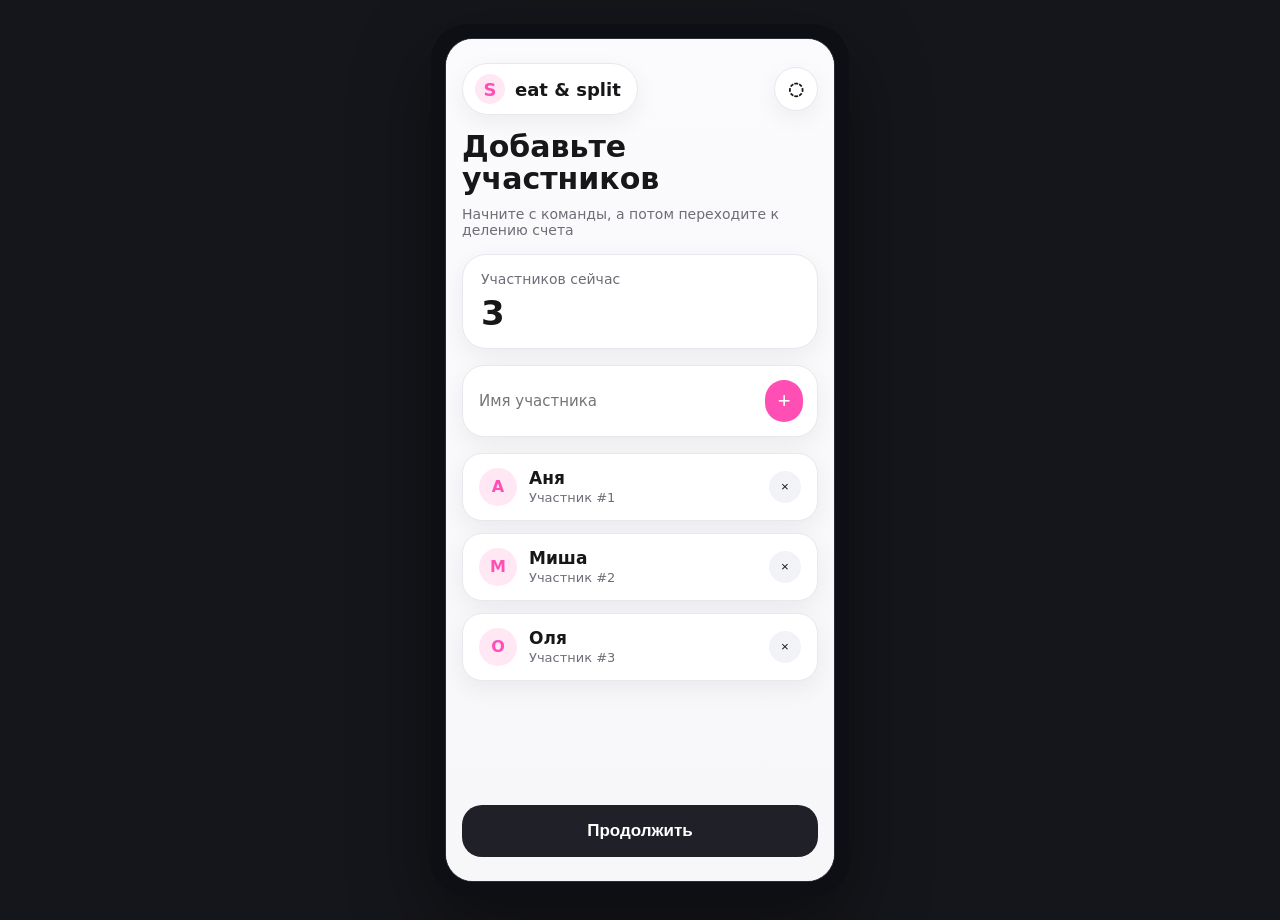
<file: SplitShot.html>
<!doctype html>
<html lang="ru">
<head>
<meta charset="utf-8">
<meta name="viewport" content="width=device-width, initial-scale=1">
<title>SplitShot Prototype Fixed</title>
<style>
:root{
  --bg:#f7f7fa; --surface:#ffffff; --surface2:#fbfbfd; --border:#e7e7ef;
  --text:#17171a; --muted:#6d6e76; --accent:#ff4fb4; --accentSoft:#ffe7f4;
  --soft:#f2f3f7; --dark:#202028; --success:#17b26a; --warning:#f79009;
  --shadow:0 8px 24px rgba(23,23,26,.06);
}
body.dark{
  --bg:#121319; --surface:#1a1c25; --surface2:#161821; --border:#2a2d38;
  --text:#f5f7fb; --muted:#aab0bd; --accent:#ff69bf; --accentSoft:#3b2433;
  --soft:#252935; --dark:#f5f7fb; --shadow:0 12px 26px rgba(0,0,0,.26);
}
*{box-sizing:border-box}
body{
  margin:0; font-family:Inter,system-ui,-apple-system,Segoe UI,Roboto,Arial,sans-serif;
  background:#15161b; color:#eef0f4; min-height:100vh; display:grid; place-items:center; padding:24px;
}
.layout{display:flex; gap:28px; align-items:flex-start; justify-content:center; width:100%; max-width:1280px}
.phone-shell{background:#0d0f14; padding:14px; border-radius:36px; box-shadow:0 28px 80px rgba(0,0,0,.42)}
.phone{width:390px; height:844px; position:relative; overflow:hidden; border-radius:28px; background:linear-gradient(180deg,#fbfbfd 0%,#f4f5f9 100%); border:1px solid #2a2d37}
body.dark .phone{background:linear-gradient(180deg,#151821 0%,#10131a 100%)}
.screen{
  position:absolute; inset:0; padding:24px 16px; display:none; flex-direction:column; gap:16px;
  background:linear-gradient(180deg,var(--surface2) 0%,var(--bg) 100%);
}
.screen.active{display:flex}
.header{display:flex; justify-content:space-between; align-items:center}
.head-row{display:flex; align-items:center; gap:12px}
.head-row h2{margin:0; font-size:26px; color:var(--text)}
.brand{
  display:flex; align-items:center; gap:10px; padding:10px 16px 10px 12px; border-radius:999px;
  background:var(--surface); border:1px solid var(--border); box-shadow:var(--shadow);
  color:var(--text); font-size:18px; font-weight:700; cursor:pointer;
}
.brand-logo{width:30px; height:30px; border-radius:50%; display:grid; place-items:center; background:var(--accentSoft); color:var(--accent); font-weight:800}
.icon-btn,.back-btn,.plus-btn,.mini-btn,.toggle,.mini-save{
  border:none; cursor:pointer; transition:transform .16s ease;
}
.icon-btn:hover,.back-btn:hover,.plus-btn:hover,.mini-btn:hover,.mini-save:hover,.brand:hover,.row:hover,.card:hover,.pill:hover,.primary-btn:hover{transform:translateY(-1px)}
.icon-btn,.back-btn{
  width:44px; height:44px; border-radius:999px; background:var(--surface); border:1px solid var(--border);
  box-shadow:var(--shadow); display:grid; place-items:center; color:var(--text); font-size:18px; font-weight:700;
}
.title{font-size:30px; line-height:1.08; font-weight:800; color:var(--text)}
.subtitle{margin-top:-6px; font-size:14px; color:var(--muted)}
.summary,.card,.row,.participant,.profile-box,.input-wrap,.editor-row,.list-box{
  background:var(--surface); border:1px solid var(--border); box-shadow:var(--shadow);
}
.summary{border-radius:24px; padding:16px 18px}
.summary .label{font-size:14px; color:var(--muted)}
.summary .value{margin-top:8px; font-size:34px; font-weight:800; line-height:1.08; color:var(--text)}
.row,.participant{border-radius:20px; padding:14px 16px; display:flex; align-items:center; justify-content:space-between; gap:12px}
.row{padding:18px; cursor:pointer}
.row.selected,.card.selected{border-color:var(--accent); background:rgba(255,79,180,.06)}
.row-title{font-size:18px; font-weight:800; color:var(--text)}
.row-sub{margin-top:4px; font-size:14px; color:var(--muted)}
.tail{color:var(--text); font-weight:800; white-space:nowrap}
.card{border-radius:30px; padding:24px; display:flex; flex-direction:column; gap:22px; cursor:pointer}
.top-row{display:flex; justify-content:space-between; align-items:center}
.soft-icon{width:42px; height:42px; border-radius:50%; background:var(--soft); display:grid; place-items:center; color:var(--text); font-weight:700}
.amount-chip{padding:8px 14px; border-radius:999px; background:var(--dark); color:var(--surface); font-weight:700; font-size:16px}
body.dark .amount-chip,body.dark .primary-btn{color:#17171a}
.badge{padding:6px 10px; border-radius:999px; background:var(--accentSoft); color:var(--accent); font-size:12px; font-weight:800}
.card-title{font-size:21px; line-height:1.15; font-weight:800; color:var(--text)}
.card-sub{margin-top:6px; font-size:14px; color:var(--muted)}
.primary-btn{margin-top:auto; border:none; border-radius:20px; padding:16px 18px; background:var(--dark); color:var(--surface); font-size:17px; font-weight:700; cursor:pointer}
.primary-btn:disabled{opacity:.45; cursor:not-allowed}
.participants-list,.assign-list,.items-list{display:flex; flex-direction:column; gap:12px}
.participant-left{display:flex; align-items:center; gap:12px}
.avatar{width:38px; height:38px; border-radius:50%; display:grid; place-items:center; background:var(--accentSoft); color:var(--accent); font-weight:800}
.participant-name{font-size:17px; font-weight:800; color:var(--text)}
.participant-meta{font-size:13px; color:var(--muted); margin-top:2px}
.mini-btn{width:32px; height:32px; border-radius:999px; background:var(--soft); color:var(--text); display:grid; place-items:center}
.input-wrap,.editor-row{border-radius:22px; padding:14px; display:flex; gap:10px; align-items:center}
.text-input,.number-input,.select-input{
  width:100%; border:none; outline:none; background:transparent; color:var(--text); font-size:15px; font-family:inherit;
}
.number-input{text-align:right; max-width:120px}
.plus-btn{width:42px; height:42px; border-radius:999px; background:var(--accent); color:#fff; display:grid; place-items:center; font-size:22px}
.mini-save{padding:10px 12px; border-radius:14px; background:var(--accent); color:#fff; font-weight:700}
.summary-edit{display:flex; gap:10px; align-items:center; margin-top:12px}
.summary-edit .number-input{
  max-width:120px; background:var(--soft); padding:10px 12px; border-radius:12px; border:1px solid var(--border);
}
.two-inputs{display:grid; grid-template-columns:1fr 110px 42px; gap:10px}
.pill-row,.fortune-pill-row{display:flex; gap:10px; flex-wrap:wrap}
.pill,.fortune-pill{padding:11px 15px; border-radius:999px; border:1px solid var(--border); background:var(--surface); color:var(--text); font-weight:700; cursor:pointer}
.pill.active{background:var(--dark); border-color:var(--dark); color:var(--surface)}
body.dark .pill.active{color:#17171a}
.list-box{border-radius:22px; padding:14px}
.list-title{font-size:13px; color:var(--muted); margin-bottom:10px; text-transform:uppercase; letter-spacing:.04em; font-weight:700}
.history-item{padding:12px 0; border-bottom:1px solid var(--border)}
.history-item:last-child{border-bottom:none}
.history-top{display:flex; justify-content:space-between; gap:12px; color:var(--text); font-weight:800; font-size:15px}
.history-sub{margin-top:4px; color:var(--muted); font-size:13px}
.profile-box{border-radius:24px; padding:18px; display:flex; align-items:center; gap:14px}
.toggle{width:56px; height:32px; border-radius:999px; background:var(--soft); position:relative; border:1px solid var(--border)}
.toggle:after{content:""; position:absolute; top:3px; left:3px; width:24px; height:24px; border-radius:50%; background:var(--surface); box-shadow:0 3px 8px rgba(0,0,0,.12); transition:left .2s ease}
.toggle.on{background:var(--accent); border-color:var(--accent)}
.toggle.on:after{left:27px}
.hint{margin-top:-4px; font-size:12px; color:var(--muted)}
.accent{color:var(--accent); font-weight:800}
.accent-btn{margin-top:0; background:var(--accent); color:#fff}
.fortune-entry{border-color:var(--accent); background:rgba(255,79,180,.06)}
.wheel-wrap{display:flex; justify-content:center; align-items:center; min-height:330px; position:relative}
.wheel-pointer{
  position:absolute; top:6px; left:50%; transform:translateX(-50%);
  width:0; height:0; border-left:14px solid transparent; border-right:14px solid transparent;
  border-top:26px solid var(--dark); border-bottom:0; z-index:3;
}
.wheel{
  width:290px; height:290px; border-radius:50%; position:relative;
  border:10px solid var(--surface); box-shadow:var(--shadow);
  transition:transform 4s cubic-bezier(.12,.8,.16,1);
  background:conic-gradient(
    #ff9dcf 0deg 72deg,
    #7e7bff 72deg 144deg,
    #6cd8bb 144deg 216deg,
    #ffd970 216deg 288deg,
    #b791ff 288deg 360deg
  );
}
.wheel.dynamic{
  background:var(--wheel-gradient, conic-gradient(#ff9dcf 0deg 360deg));
}
.wheel-center{
  position:absolute; inset:50%; transform:translate(-50%,-50%);
  width:72px; height:72px; border-radius:50%; background:var(--dark); color:var(--surface);
  display:grid; place-items:center; font-weight:800; z-index:2;
}
body.dark .wheel-center{color:#17171a}
.wheel-labels{position:absolute; inset:0}
.wheel-label{
  position:absolute;
  min-width:72px;
  max-width:96px;
  text-align:center;
  font-size:14px;
  font-weight:800;
  color:#17171a;
  line-height:1.1;
  pointer-events:none;
  transform:translate(-50%,-50%);
  white-space:nowrap;
  overflow:hidden;
  text-overflow:ellipsis;
}
body.dark .wheel-label{color:#17171a}

</style>
</head>
<body>
<div class="layout">
  <div class="phone-shell">
    <div class="phone">
      <section class="screen active" id="participants">
        <div class="header">
          <div class="brand" data-go="participants"><div class="brand-logo">S</div><span>eat & split</span></div>
          <button class="icon-btn" data-go="profile">◌</button>
        </div>
        <div class="title" data-i18n="participantsTitle">Добавьте<br>участников</div>
        <div class="subtitle" data-i18n="participantsSubtitle">Начните с команды, а потом переходите к делению счета</div>
        <div class="summary">
          <div class="label" data-i18n="participantsNow">Участников сейчас</div>
          <div class="value" id="participantsCountValue">3</div>
        </div>
        <div class="input-wrap">
          <input id="participantNameInput" class="text-input" data-placeholder="participantPlaceholder" placeholder="Имя участника">
          <button class="plus-btn" id="addParticipantBtn">+</button>
        </div>
        <div class="participants-list" id="participantsList"></div>
        <button class="primary-btn" id="goToHomeBtn" data-i18n="continue">Продолжить</button>
      </section>

      <section class="screen" id="home">
        <div class="header">
          <div class="brand" data-go="participants"><div class="brand-logo">S</div><span>eat & split</span></div>
          <button class="icon-btn" data-go="profile">◌</button>
        </div>
        <div class="title" data-i18n="homeTitle">Как хотите<br>разделить счет?</div>
        <div class="subtitle" data-i18n="homeSubtitle">Сначала выберите режим, затем подтвердите расчет</div>
        <div class="summary">
          <div class="label" data-i18n="billTotal">Итого по счету</div>
          <div class="value" id="homeTotalValue">2 980 ₽</div>
          <div class="summary-edit">
            <input id="totalAmountInput" class="number-input" type="number" min="0" step="1" value="2980" aria-label="Total amount">
            <button class="mini-save" id="saveTotalBtn" data-i18n="apply">Применить</button>
          </div>
        </div>
        <div class="card selected" data-go="splitSetup">
          <div class="top-row"><div class="soft-icon">◌◌</div><div class="badge" data-i18n="mainFlow">main flow</div></div>
          <div><div class="card-title" data-i18n="splitBill">Разделить счет</div><div class="card-sub" data-i18n="splitBillSub">Поровну, по людям или по позициям</div></div>
        </div>
        <div class="card" data-go="fullPayment">
          <div class="top-row"><div class="soft-icon">◌</div><div class="amount-chip" id="homeAmountChip">2 980 ₽</div></div>
          <div><div class="card-title" data-i18n="payFull">Оплатить счет целиком</div><div class="card-sub" data-i18n="payFullSub">Один участник берет на себя весь счет</div></div>
        </div>
        <button class="primary-btn" data-go="splitSetup" data-i18n="continue">Продолжить</button>
      </section>

      <section class="screen" id="fullPayment">
        <div class="head-row"><button class="back-btn" data-go="home">←</button><h2 data-i18n="fullPaymentTitle">Оплата целиком</h2></div>
        <div class="summary"><div class="label" data-i18n="toPay">К оплате</div><div class="value" id="fullPaymentValue">2 980 ₽</div></div>
        <div class="row"><div><div class="row-title" data-i18n="payer">Плательщик</div><div class="row-sub" data-i18n="payerSub">Один участник оплачивает всю сумму</div></div><div class="tail" data-i18n="onePerson">1 чел.</div></div>
        <div class="row"><div><div class="row-title" data-i18n="participantsInGroup">Участников в компании</div><div class="row-sub" data-i18n="participantsInGroupSub">Для истории и дальнейших сценариев</div></div><div class="tail" id="fullParticipantsTail">3</div></div>
        <button class="primary-btn" id="confirmFullPaymentBtn" data-i18n="confirm">Подтвердить</button>
      </section>

      <section class="screen" id="splitSetup">
        <div class="head-row"><button class="back-btn" data-go="home">←</button><h2 data-i18n="splitModeTitle">Режим деления</h2></div>
        <div class="subtitle" style="margin-top:0" data-i18n="splitModeSubtitle">Выберите подходящий способ распределения суммы</div>
        <div class="row" data-go="equalSplit"><div><div class="row-title" data-i18n="equalSplit">Поровну</div><div class="row-sub" data-i18n="equalSplitSub">Сумма делится на всех участников одинаково</div></div><div class="tail">→</div></div>
        <div class="row" data-go="splitByPeople"><div><div class="row-title" data-i18n="byPeople">По людям</div><div class="row-sub" data-i18n="byPeopleSub">Введите отдельную сумму для каждого участника</div></div><div class="tail">→</div></div>
        <div class="row" data-go="splitByItems"><div><div class="row-title" data-i18n="byItems">По позициям</div><div class="row-sub" data-i18n="byItemsSub">Выберите участника и добавляйте его блюда/позиции</div></div><div class="tail">→</div></div>
        <div class="row selected fortune-entry" data-go="fortuneWheel"><div><div class="row-title" data-i18n="fortuneWheel">Колесо фортуны</div><div class="row-sub" data-i18n="fortuneWheelSub">Случайным образом выберите, кто оплатит счет</div></div><div class="tail">→</div></div>
      </section>

      <section class="screen" id="equalSplit">
        <div class="head-row"><button class="back-btn" data-go="splitSetup">←</button><h2 data-i18n="equalSplitTitle">Деление поровну</h2></div>
        <div class="summary"><div class="label" data-i18n="totalAmount">Общая сумма</div><div class="value" id="equalTotalValue">2 980 ₽</div></div>
        <div class="row"><div><div class="row-title" data-i18n="participantsCount">Количество участников</div><div class="row-sub" data-i18n="participantsCountSub">Равное деление на всех из списка</div></div><div class="tail" id="equalParticipantsValue">3</div></div>
        <div class="row selected"><div><div class="row-title" data-i18n="eachPays">Каждый платит</div><div class="row-sub" data-i18n="eachPaysSub">Итоговая сумма на человека</div></div><div class="tail accent" id="equalPerPersonValue">993.33 ₽</div></div>
        <button class="primary-btn" id="saveEqualSplitBtn" data-i18n="saveCalculation">Сохранить расчет</button>
      </section>

      <section class="screen" id="splitByPeople">
        <div class="head-row"><button class="back-btn" data-go="splitSetup">←</button><h2 data-i18n="splitByPeopleTitle">Деление по людям</h2></div>
        <div class="summary"><div class="label" data-i18n="assignedToParticipants">Назначено участникам</div><div class="value" id="peopleAssignedTotal">2 980 ₽</div><div class="hint" id="peopleRemainingHint">Остаток: 0 ₽</div></div>
        <div class="assign-list" id="peopleAssignList"></div>
        <button class="primary-btn" id="savePeopleSplitBtn" data-i18n="saveCalculation">Сохранить расчет</button>
      </section>

      <section class="screen" id="splitByItems">
        <div class="head-row"><button class="back-btn" data-go="splitSetup">←</button><h2 data-i18n="splitByItemsTitle">Деление по позициям</h2></div>
        <div class="pill-row" id="itemParticipantsPills"></div>
        <div class="two-inputs">
          <div class="input-wrap" style="padding:0 14px; min-height:50px;"><input id="itemNameInput" class="text-input" data-placeholder="itemNamePlaceholder" placeholder="Название позиции"></div>
          <div class="input-wrap" style="padding:0 14px; min-height:50px;"><input id="itemPriceInput" class="number-input" type="number" min="0" step="1" data-placeholder="pricePlaceholder" placeholder="₽"></div>
          <button class="plus-btn" id="addItemBtn">+</button>
        </div>
        <div class="summary"><div class="label" data-i18n="assignedByItems">Назначено по позициям</div><div class="value" id="itemsAssignedTotal">0 ₽</div><div class="hint" id="itemsRemainingHint">Остаток: 2 980 ₽</div></div>
        <div class="items-list" id="itemsList"></div>
        <button class="primary-btn" id="saveItemsSplitBtn" data-i18n="saveCalculation">Сохранить расчет</button>
      </section>

      <section class="screen" id="fortuneWheel">
        <div class="head-row"><button class="back-btn" data-go="splitSetup">←</button><h2 data-i18n="fortuneWheel">Колесо фортуны</h2></div>
        <div class="subtitle" style="margin-top:0" data-i18n="fortuneScreenSub">Рандомно выбирает, кто оплатит счет</div>
        <div class="summary">
          <div class="label" data-i18n="currentResult">Текущий результат</div>
          <div class="value" id="fortuneWinnerValue">Аня</div>
          <div class="hint" id="fortuneHint" data-i18n="fortuneHint">В колесо попадают все участники, добавленные на первом экране</div>
        </div>
        <div class="wheel-wrap">
          <div class="wheel-pointer"></div>
          <div class="wheel" id="fortuneWheelGraphic">
            <div class="wheel-center">GO</div>
            <div class="wheel-labels" id="fortuneWheelLabels"></div>
          </div>
        </div>
        <div class="list-box">
          <div class="list-title" data-i18n="participantsInWheel">Участники в колесе</div>
          <div class="fortune-pill-row" id="fortuneParticipantsPills"></div>
        </div>
        <button class="primary-btn" id="spinWheelBtn" data-i18n="spinWheel">Крутить колесо</button>
        <button class="primary-btn accent-btn" id="saveFortuneBtn" data-i18n="saveToHistory">Сохранить в историю</button>
      </section>

      <section class="screen" id="profile">
        <div class="head-row"><button class="back-btn" data-go="home">←</button><h2 data-i18n="profileTitle">Профиль</h2></div>
        <div class="profile-box"><div class="avatar">G</div><div><div class="row-title" style="font-size:24px">Guest</div><div class="row-sub" data-i18n="localProfile">Локальный профиль приложения</div></div></div>
        <div class="row" id="themeRow"><div><div class="row-title" data-i18n="theme">Тема</div><div class="row-sub" data-i18n="themeSub">Переключение между светлой и темной</div></div><div class="tail" id="themeTail">Светлая</div></div>
        <div class="row" data-go="historyScreen"><div><div class="row-title" data-i18n="history">История</div><div class="row-sub" data-i18n="historySub">Ранее сохраненные разделения счета</div></div><div class="tail">→</div></div>
        <div class="row" data-go="settingsScreen"><div><div class="row-title" data-i18n="settings">Настройки</div><div class="row-sub" data-i18n="settingsSub">Язык интерфейса и уведомления</div></div><div class="tail">→</div></div>
      </section>

      <section class="screen" id="historyScreen">
        <div class="head-row"><button class="back-btn" data-go="profile">←</button><h2 data-i18n="history">История</h2></div>
        <div class="list-box"><div class="list-title" data-i18n="savedCalculations">Сохраненные расчеты</div><div id="historyList"></div></div>
      </section>

      <section class="screen" id="settingsScreen">
        <div class="head-row"><button class="back-btn" data-go="profile">←</button><h2 data-i18n="settings">Настройки</h2></div>
        <div class="row" style="cursor:default">
          <div style="flex:1"><div class="row-title" data-i18n="language">Язык</div><div class="row-sub" data-i18n="languageSub">Выберите язык интерфейса</div></div>
          <select id="languageSelect" class="select-input" style="max-width:140px; background:var(--soft); padding:10px 12px; border-radius:12px; border:1px solid var(--border);">
            <option value="Русский">Русский</option>
            <option value="English">English</option>
            <option value="Deutsch">Deutsch</option>
          </select>
        </div>
        <div class="row" style="cursor:default">
          <div style="flex:1"><div class="row-title" data-i18n="notifications">Уведомления</div><div class="row-sub" data-i18n="notificationsSub">Напоминания и системные сообщения</div></div>
          <button class="toggle on" id="notificationsToggle"></button>
        </div>
        <div class="summary"><div class="label" data-i18n="currentSettings">Текущие настройки</div><div class="value" id="settingsSummaryValue" style="font-size:28px">Русский · Вкл</div></div>
      </section>
    </div>
  </div>
</div>

<script>
(function () {
  var state = {
    total: 2980,
    participants: ["Аня", "Миша", "Оля"],
    theme: "light",
    language: "Русский",
    notifications: true,
    byPeople: {},
    selectedParticipant: "Аня",
    items: {"Аня":[{name:"Паста",price:990}],"Миша":[{name:"Пицца",price:1290}],"Оля":[]},
    history: [{type:"draft"}],
    fortuneWinner: "Аня",
    fortuneAngle: 0,
    fortuneSpinning: false
  };

  var locales = {
    "Русский": {
      participantsTitle: "Добавьте<br>участников",
      participantsSubtitle: "Начните с команды, а потом переходите к делению счета",
      participantsNow: "Участников сейчас",
      participantPlaceholder: "Имя участника",
      continue: "Продолжить",
      homeTitle: "Как хотите<br>разделить счет?",
      homeSubtitle: "Сначала выберите режим, затем подтвердите расчет",
      billTotal: "Итого по счету",
      apply: "Применить",
      mainFlow: "main flow",
      splitBill: "Разделить счет",
      splitBillSub: "Поровну, по людям или по позициям",
      payFull: "Оплатить счет целиком",
      payFullSub: "Один участник берет на себя весь счет",
      fullPaymentTitle: "Оплата целиком",
      toPay: "К оплате",
      payer: "Плательщик",
      payerSub: "Один участник оплачивает всю сумму",
      onePerson: "1 чел.",
      participantsInGroup: "Участников в компании",
      participantsInGroupSub: "Для истории и дальнейших сценариев",
      confirm: "Подтвердить",
      splitModeTitle: "Режим деления",
      splitModeSubtitle: "Выберите подходящий способ распределения суммы",
      equalSplit: "Поровну",
      equalSplitSub: "Сумма делится на всех участников одинаково",
      byPeople: "По людям",
      byPeopleSub: "Введите отдельную сумму для каждого участника",
      byItems: "По позициям",
      byItemsSub: "Выберите участника и добавляйте его блюда/позиции",
      fortuneWheel: "Колесо фортуны",
      fortuneWheelSub: "Случайным образом выберите, кто оплатит счет",
      equalSplitTitle: "Деление поровну",
      totalAmount: "Общая сумма",
      participantsCount: "Количество участников",
      participantsCountSub: "Равное деление на всех из списка",
      eachPays: "Каждый платит",
      eachPaysSub: "Итоговая сумма на человека",
      saveCalculation: "Сохранить расчет",
      splitByPeopleTitle: "Деление по людям",
      assignedToParticipants: "Назначено участникам",
      splitByItemsTitle: "Деление по позициям",
      itemNamePlaceholder: "Название позиции",
      pricePlaceholder: "₽",
      assignedByItems: "Назначено по позициям",
      currentResult: "Текущий результат",
      fortuneHint: "В колесо попадают все участники, добавленные на первом экране",
      fortuneScreenSub: "Рандомно выбирает, кто оплатит счет",
      participantsInWheel: "Участники в колесе",
      spinWheel: "Крутить колесо",
      saveToHistory: "Сохранить в историю",
      profileTitle: "Профиль",
      localProfile: "Локальный профиль приложения",
      theme: "Тема",
      themeSub: "Переключение между светлой и темной",
      history: "История",
      historySub: "Ранее сохраненные разделения счета",
      settings: "Настройки",
      settingsSub: "Язык интерфейса и уведомления",
      savedCalculations: "Сохраненные расчеты",
      language: "Язык",
      languageSub: "Выберите язык интерфейса",
      notifications: "Уведомления",
      notificationsSub: "Напоминания и системные сообщения",
      currentSettings: "Текущие настройки",
      light: "Светлая",
      dark: "Темная",
      on: "Вкл",
      off: "Выкл",
      participantIndex: "Участник #{index}",
      individualAmount: "Индивидуальная сумма",
      remaining: "Остаток: {amount}",
      assignedItemTo: "Позиция назначена участнику {name}",
      noItemsYet: "Пока нет позиций",
      historyDraftTitle: "Стартовый пример",
      historyDraftDetails: "Подготовлен экран для презентации",
      historyEqualTitle: "Деление поровну",
      historyEqualDetails: "{count} участников · по {amount} каждому",
      historyPeopleTitle: "Деление по людям",
      historyPeopleDetails: "Назначено {assigned} · остаток {remaining}",
      historyItemsTitle: "Деление по позициям",
      historyItemsDetails: "{count} позиций · назначено {assigned}",
      historyFullTitle: "Оплата целиком",
      historyFullDetails: "Один участник оплатил {amount}",
      historyFortuneTitle: "Колесо фортуны",
      historyFortuneDetails: "Счет оплачивает {winner}"
    },
    "English": {
      participantsTitle: "Add<br>participants",
      participantsSubtitle: "Start with the group, then continue to bill splitting",
      participantsNow: "Participants now",
      participantPlaceholder: "Participant name",
      continue: "Continue",
      homeTitle: "How do you want<br>to split the bill?",
      homeSubtitle: "Choose a mode first, then confirm the calculation",
      billTotal: "Bill total",
      apply: "Apply",
      mainFlow: "main flow",
      splitBill: "Split the bill",
      splitBillSub: "Equally, by people, or by items",
      payFull: "Pay the full bill",
      payFullSub: "One participant covers the whole bill",
      fullPaymentTitle: "Full payment",
      toPay: "To pay",
      payer: "Payer",
      payerSub: "One participant pays the whole amount",
      onePerson: "1 person",
      participantsInGroup: "Participants in group",
      participantsInGroupSub: "Used for history and follow-up flows",
      confirm: "Confirm",
      splitModeTitle: "Split mode",
      splitModeSubtitle: "Choose the preferred way to distribute the amount",
      equalSplit: "Equal split",
      equalSplitSub: "The total is split equally among all participants",
      byPeople: "By people",
      byPeopleSub: "Enter a separate amount for each participant",
      byItems: "By items",
      byItemsSub: "Choose a participant and add their items",
      fortuneWheel: "Wheel of fortune",
      fortuneWheelSub: "Randomly choose who pays the bill",
      equalSplitTitle: "Equal split",
      totalAmount: "Total amount",
      participantsCount: "Participants count",
      participantsCountSub: "Equal split across everyone in the list",
      eachPays: "Each pays",
      eachPaysSub: "Final amount per person",
      saveCalculation: "Save calculation",
      splitByPeopleTitle: "Split by people",
      assignedToParticipants: "Assigned to participants",
      splitByItemsTitle: "Split by items",
      itemNamePlaceholder: "Item name",
      pricePlaceholder: "$",
      assignedByItems: "Assigned by items",
      currentResult: "Current result",
      fortuneHint: "All participants added on the first screen are included in the wheel",
      fortuneScreenSub: "Randomly chooses who pays the bill",
      participantsInWheel: "Participants in wheel",
      spinWheel: "Spin the wheel",
      saveToHistory: "Save to history",
      profileTitle: "Profile",
      localProfile: "Local app profile",
      theme: "Theme",
      themeSub: "Switch between light and dark",
      history: "History",
      historySub: "Previously saved bill splits",
      settings: "Settings",
      settingsSub: "Interface language and notifications",
      savedCalculations: "Saved calculations",
      language: "Language",
      languageSub: "Choose the interface language",
      notifications: "Notifications",
      notificationsSub: "Reminders and system messages",
      currentSettings: "Current settings",
      light: "Light",
      dark: "Dark",
      on: "On",
      off: "Off",
      participantIndex: "Participant #{index}",
      individualAmount: "Individual amount",
      remaining: "Remaining: {amount}",
      assignedItemTo: "Item assigned to {name}",
      noItemsYet: "No items yet",
      historyDraftTitle: "Starter example",
      historyDraftDetails: "Presentation screen prepared",
      historyEqualTitle: "Equal split",
      historyEqualDetails: "{count} participants · {amount} each",
      historyPeopleTitle: "Split by people",
      historyPeopleDetails: "Assigned {assigned} · remaining {remaining}",
      historyItemsTitle: "Split by items",
      historyItemsDetails: "{count} items · assigned {assigned}",
      historyFullTitle: "Full payment",
      historyFullDetails: "One participant paid {amount}",
      historyFortuneTitle: "Wheel of fortune",
      historyFortuneDetails: "{winner} pays the bill"
    },
    "Deutsch": {
      participantsTitle: "Teilnehmer<br>hinzufügen",
      participantsSubtitle: "Starte mit der Gruppe und gehe dann zur Aufteilung der Rechnung",
      participantsNow: "Teilnehmer aktuell",
      participantPlaceholder: "Name des Teilnehmers",
      continue: "Weiter",
      homeTitle: "Wie möchtet ihr<br>die Rechnung teilen?",
      homeSubtitle: "Wähle zuerst einen Modus und bestätige dann die Berechnung",
      billTotal: "Rechnung gesamt",
      apply: "Anwenden",
      mainFlow: "main flow",
      splitBill: "Rechnung teilen",
      splitBillSub: "Gleichmäßig, nach Personen oder nach Positionen",
      payFull: "Komplett bezahlen",
      payFullSub: "Eine Person übernimmt die ganze Rechnung",
      fullPaymentTitle: "Komplettzahlung",
      toPay: "Zu zahlen",
      payer: "Zahler",
      payerSub: "Eine Person zahlt den Gesamtbetrag",
      onePerson: "1 Person",
      participantsInGroup: "Teilnehmer in der Gruppe",
      participantsInGroupSub: "Für Verlauf und weitere Abläufe",
      confirm: "Bestätigen",
      splitModeTitle: "Teilungsmodus",
      splitModeSubtitle: "Wähle die passende Art der Verteilung",
      equalSplit: "Gleichmäßig",
      equalSplitSub: "Der Gesamtbetrag wird gleichmäßig auf alle verteilt",
      byPeople: "Nach Personen",
      byPeopleSub: "Gib für jede Person einen eigenen Betrag ein",
      byItems: "Nach Positionen",
      byItemsSub: "Wähle eine Person und füge ihre Positionen hinzu",
      fortuneWheel: "Glücksrad",
      fortuneWheelSub: "Wähle zufällig aus, wer die Rechnung bezahlt",
      equalSplitTitle: "Gleichmäßige Teilung",
      totalAmount: "Gesamtbetrag",
      participantsCount: "Anzahl Teilnehmer",
      participantsCountSub: "Gleichmäßig auf alle in der Liste verteilt",
      eachPays: "Jede Person zahlt",
      eachPaysSub: "Endbetrag pro Person",
      saveCalculation: "Berechnung speichern",
      splitByPeopleTitle: "Nach Personen teilen",
      assignedToParticipants: "Teilnehmern zugewiesen",
      splitByItemsTitle: "Nach Positionen teilen",
      itemNamePlaceholder: "Name der Position",
      pricePlaceholder: "€",
      assignedByItems: "Nach Positionen zugewiesen",
      currentResult: "Aktuelles Ergebnis",
      fortuneHint: "Alle Teilnehmer vom ersten Screen werden in das Rad aufgenommen",
      fortuneScreenSub: "Wählt zufällig aus, wer die Rechnung bezahlt",
      participantsInWheel: "Teilnehmer im Rad",
      spinWheel: "Rad drehen",
      saveToHistory: "Im Verlauf speichern",
      profileTitle: "Profil",
      localProfile: "Lokales App-Profil",
      theme: "Thema",
      themeSub: "Zwischen hell und dunkel wechseln",
      history: "Verlauf",
      historySub: "Frühere gespeicherte Aufteilungen",
      settings: "Einstellungen",
      settingsSub: "Sprache und Benachrichtigungen",
      savedCalculations: "Gespeicherte Berechnungen",
      language: "Sprache",
      languageSub: "Wähle die Sprache der Oberfläche",
      notifications: "Benachrichtigungen",
      notificationsSub: "Erinnerungen und Systemmeldungen",
      currentSettings: "Aktuelle Einstellungen",
      light: "Hell",
      dark: "Dunkel",
      on: "An",
      off: "Aus",
      participantIndex: "Teilnehmer #{index}",
      individualAmount: "Individueller Betrag",
      remaining: "Rest: {amount}",
      assignedItemTo: "Position zugewiesen an {name}",
      noItemsYet: "Noch keine Positionen",
      historyDraftTitle: "Startbeispiel",
      historyDraftDetails: "Präsentationsscreen vorbereitet",
      historyEqualTitle: "Gleichmäßige Teilung",
      historyEqualDetails: "{count} Teilnehmer · jeweils {amount}",
      historyPeopleTitle: "Nach Personen teilen",
      historyPeopleDetails: "{assigned} zugewiesen · Rest {remaining}",
      historyItemsTitle: "Nach Positionen teilen",
      historyItemsDetails: "{count} Positionen · {assigned} zugewiesen",
      historyFullTitle: "Komplettzahlung",
      historyFullDetails: "Eine Person zahlte {amount}",
      historyFortuneTitle: "Glücksrad",
      historyFortuneDetails: "{winner} bezahlt die Rechnung"
    }
  };

  var screens = document.querySelectorAll(".screen");
  var wheelColors = ["#ff9dcf", "#7e7bff", "#6cd8bb", "#ffd970", "#b791ff", "#66c8ff", "#ffb36b", "#9fe870"];

  function tr(key, params) {
    var dict = locales[state.language] || locales["Русский"];
    var text = dict[key] || key;
    params = params || {};
    Object.keys(params).forEach(function (k) {
      text = text.replace(new RegExp("\\{" + k + "\\}", "g"), params[k]);
    });
    return text;
  }

  function localeCode() {
    if (state.language === "English") return "en-US";
    if (state.language === "Deutsch") return "de-DE";
    return "ru-RU";
  }

  function currencySymbol() {
    if (state.language === "English") return "$";
    if (state.language === "Deutsch") return "€";
    return "₽";
  }

  function formatCurrency(n) {
    n = Number(n || 0);
    return n.toLocaleString(localeCode(), {maximumFractionDigits: 2}) + " " + currencySymbol();
  }

  function initials(name) {
    return (name || "?").trim().charAt(0).toUpperCase();
  }

  function ensureState() {
    var count = Math.max(state.participants.length, 1);
    var each = +(state.total / count).toFixed(2);
    state.participants.forEach(function (name) {
      if (state.byPeople[name] === undefined) state.byPeople[name] = each;
      if (!state.items[name]) state.items[name] = [];
    });
    Object.keys(state.byPeople).forEach(function(name) {
      if (state.participants.indexOf(name) === -1) delete state.byPeople[name];
    });
    Object.keys(state.items).forEach(function(name) {
      if (state.participants.indexOf(name) === -1) delete state.items[name];
    });
    if (state.participants.indexOf(state.selectedParticipant) === -1) {
      state.selectedParticipant = state.participants[0] || "";
    }
    if (state.participants.indexOf(state.fortuneWinner) === -1) {
      state.fortuneWinner = state.participants[0] || "";
    }
  }

  function historyText(entry) {
    if (entry.type === "equal") {
      return {title: tr("historyEqualTitle"), details: tr("historyEqualDetails", {count: entry.count, amount: formatCurrency(entry.per)})};
    }
    if (entry.type === "people") {
      return {title: tr("historyPeopleTitle"), details: tr("historyPeopleDetails", {assigned: formatCurrency(entry.assigned), remaining: formatCurrency(entry.remaining)})};
    }
    if (entry.type === "items") {
      return {title: tr("historyItemsTitle"), details: tr("historyItemsDetails", {count: entry.count, assigned: formatCurrency(entry.assigned)})};
    }
    if (entry.type === "full") {
      return {title: tr("historyFullTitle"), details: tr("historyFullDetails", {amount: formatCurrency(entry.amount)})};
    }
    if (entry.type === "fortune") {
      return {title: tr("historyFortuneTitle"), details: tr("historyFortuneDetails", {winner: entry.winner})};
    }
    return {title: tr("historyDraftTitle"), details: tr("historyDraftDetails")};
  }

  function applyStaticTranslations() {
    document.documentElement.lang = state.language === "English" ? "en" : (state.language === "Deutsch" ? "de" : "ru");
    Array.prototype.forEach.call(document.querySelectorAll("[data-i18n]"), function (el) {
      el.innerHTML = tr(el.getAttribute("data-i18n"));
    });
    Array.prototype.forEach.call(document.querySelectorAll("[data-placeholder]"), function (el) {
      el.placeholder = tr(el.getAttribute("data-placeholder"));
    });
    document.getElementById("languageSelect").value = state.language;
  }

  function showScreen(id) {
    Array.prototype.forEach.call(screens, function (screen) {
      screen.classList.remove("active");
      screen.style.display = "none";
    });
    var next = document.getElementById(id);
    next.style.display = "flex";
    next.classList.add("active");
    if (id === "fortuneWheel") renderFortuneWheel();
  }

  function renderParticipants() {
    ensureState();
    var box = document.getElementById("participantsList");
    box.innerHTML = "";
    state.participants.forEach(function (name, index) {
      var div = document.createElement("div");
      div.className = "participant";
      div.innerHTML =
        '<div class="participant-left">' +
          '<div class="avatar">' + initials(name) + '</div>' +
          '<div><div class="participant-name">' + name + '</div><div class="participant-meta">' + tr("participantIndex", {index: index + 1}) + '</div></div>' +
        '</div>' +
        '<button class="mini-btn" data-remove="' + name + '">×</button>';
      box.appendChild(div);
    });
    document.getElementById("participantsCountValue").textContent = String(state.participants.length);
    document.getElementById("goToHomeBtn").disabled = state.participants.length === 0;
    document.getElementById("fullParticipantsTail").textContent = String(state.participants.length);
  }

  function renderHome() {
    document.getElementById("homeTotalValue").textContent = formatCurrency(state.total);
    document.getElementById("homeAmountChip").textContent = formatCurrency(state.total);
    document.getElementById("fullPaymentValue").textContent = formatCurrency(state.total);
    document.getElementById("equalTotalValue").textContent = formatCurrency(state.total);
    document.getElementById("totalAmountInput").value = String(state.total);
  }

  function renderEqual() {
    var count = Math.max(state.participants.length, 1);
    var per = +(state.total / count).toFixed(2);
    document.getElementById("equalParticipantsValue").textContent = String(count);
    document.getElementById("equalPerPersonValue").textContent = formatCurrency(per);
  }

  function renderPeople() {
    ensureState();
    var box = document.getElementById("peopleAssignList");
    box.innerHTML = "";
    var assigned = 0;
    state.participants.forEach(function (name) {
      var value = Number(state.byPeople[name] || 0);
      assigned += value;
      var row = document.createElement("div");
      row.className = "participant";
      row.innerHTML =
        '<div class="participant-left">' +
          '<div class="avatar">' + initials(name) + '</div>' +
          '<div><div class="participant-name">' + name + '</div><div class="participant-meta">' + tr("individualAmount") + '</div></div>' +
        '</div>' +
        '<input class="number-input people-input" data-name="' + name + '" type="number" min="0" step="1" value="' + value + '">';
      box.appendChild(row);
    });
    var remaining = +(state.total - assigned).toFixed(2);
    document.getElementById("peopleAssignedTotal").textContent = formatCurrency(assigned);
    var hint = document.getElementById("peopleRemainingHint");
    hint.textContent = tr("remaining", {amount: formatCurrency(remaining)});
    hint.style.color = Math.abs(remaining) < 0.01 ? "var(--success)" : "var(--warning)";
  }

  function renderItems() {
    ensureState();
    var pills = document.getElementById("itemParticipantsPills");
    pills.innerHTML = "";
    state.participants.forEach(function (name) {
      var p = document.createElement("button");
      p.className = "pill" + (state.selectedParticipant === name ? " active" : "");
      p.textContent = name;
      p.addEventListener("click", function () {
        state.selectedParticipant = name;
        renderItems();
      });
      pills.appendChild(p);
    });

    var box = document.getElementById("itemsList");
    box.innerHTML = "";
    var assigned = 0;

    state.participants.forEach(function (name) {
      var list = state.items[name] || [];
      var subtotal = 0;
      list.forEach(function (item) { subtotal += Number(item.price || 0); });
      assigned += subtotal;

      var wrap = document.createElement("div");
      wrap.className = "list-box";
      var html = '<div class="list-title">' + name + ' · ' + formatCurrency(subtotal) + '</div>';
      if (list.length) {
        list.forEach(function (item) {
          html += '<div class="history-item"><div class="history-top"><span>' + item.name + '</span><span>' + formatCurrency(item.price) + '</span></div><div class="history-sub">' + tr("assignedItemTo", {name: name}) + '</div></div>';
        });
      } else {
        html += '<div class="history-sub">' + tr("noItemsYet") + '</div>';
      }
      wrap.innerHTML = html;
      box.appendChild(wrap);
    });

    var remaining = +(state.total - assigned).toFixed(2);
    document.getElementById("itemsAssignedTotal").textContent = formatCurrency(assigned);
    var hint = document.getElementById("itemsRemainingHint");
    hint.textContent = tr("remaining", {amount: formatCurrency(remaining)});
    hint.style.color = Math.abs(remaining) < 0.01 ? "var(--success)" : "var(--warning)";
  }

  function renderFortuneWheel() {
    ensureState();
    var wheel = document.getElementById("fortuneWheelGraphic");
    var labels = document.getElementById("fortuneWheelLabels");
    var pills = document.getElementById("fortuneParticipantsPills");
    var winner = document.getElementById("fortuneWinnerValue");
    winner.textContent = state.fortuneWinner || (state.participants[0] || "");

    var count = Math.max(state.participants.length, 1);
    var step = 360 / count;
    var gradientParts = [];
    labels.innerHTML = "";
    pills.innerHTML = "";

    state.participants.forEach(function(name, index) {
      var color = wheelColors[index % wheelColors.length];
      gradientParts.push(color + " " + (index * step) + "deg " + ((index + 1) * step) + "deg");

      var label = document.createElement("div");
      label.className = "wheel-label";

      var angleDeg = index * step + step / 2 - 90;
      var angleRad = angleDeg * Math.PI / 180;

      var wheelSize = wheel.offsetWidth || 292;
      var center = wheelSize / 2;
      var textRadius = wheelSize * 0.31;

      var x = center + Math.cos(angleRad) * textRadius;
      var y = center + Math.sin(angleRad) * textRadius;

      label.style.left = x + "px";
      label.style.top = y + "px";
      label.textContent = name;

      labels.appendChild(label);

      var pill = document.createElement("span");
      pill.className = "fortune-pill";
      pill.textContent = name;
      pills.appendChild(pill);
    });

    wheel.classList.add("dynamic");
    wheel.style.setProperty("--wheel-gradient", "conic-gradient(" + gradientParts.join(",") + ")");
    wheel.style.transform = "rotate(" + state.fortuneAngle + "deg)";
  }

  function renderProfile() {
    document.getElementById("themeTail").textContent = state.theme === "dark" ? tr("dark") : tr("light");
  }

  function renderHistory() {
    var box = document.getElementById("historyList");
    box.innerHTML = "";
    state.history.forEach(function (entry) {
      var loc = historyText(entry);
      var div = document.createElement("div");
      div.className = "history-item";
      div.innerHTML =
        '<div class="history-top"><span>' + loc.title + '</span><span>' + formatCurrency(entry.amount || state.total) + '</span></div>' +
        '<div class="history-sub">' + loc.details + (entry.date ? " · " + entry.date : "") + '</div>';
      box.appendChild(div);
    });
  }

  function renderSettings() {
    document.getElementById("languageSelect").value = state.language;
    document.getElementById("notificationsToggle").classList.toggle("on", state.notifications);
    document.getElementById("settingsSummaryValue").textContent = state.language + " · " + (state.notifications ? tr("on") : tr("off"));
  }

  function applyTheme() {
    document.body.classList.toggle("dark", state.theme === "dark");
    renderProfile();
  }

  function normalizeAfterTotal() {
    var each = +(state.total / Math.max(state.participants.length, 1)).toFixed(2);
    state.participants.forEach(function (name) {
      state.byPeople[name] = each;
    });
  }

  function renderAll() {
    applyStaticTranslations();
    renderParticipants();
    renderHome();
    renderEqual();
    renderPeople();
    renderItems();
    renderFortuneWheel();
    renderProfile();
    renderHistory();
    renderSettings();
  }

  function spinWheel() {
    if (!state.participants.length || state.fortuneSpinning) return;
    state.fortuneSpinning = true;
    var winnerIndex = Math.floor(Math.random() * state.participants.length);
    var count = state.participants.length;
    var step = 360 / count;
    var centerAngle = winnerIndex * step + step / 2;
    var finalAngle = 360 - centerAngle;
    var extraSpins = 360 * (4 + Math.floor(Math.random() * 3));
    state.fortuneAngle = state.fortuneAngle + extraSpins + finalAngle;
    state.fortuneWinner = state.participants[winnerIndex];

    var wheel = document.getElementById("fortuneWheelGraphic");
    wheel.style.transform = "rotate(" + state.fortuneAngle + "deg)";
    setTimeout(function() {
      state.fortuneSpinning = false;
      document.getElementById("fortuneWinnerValue").textContent = state.fortuneWinner;
    }, 4000);
  }

  document.addEventListener("click", function (e) {
    var goEl = e.target.closest("[data-go]");
    if (goEl) {
      showScreen(goEl.getAttribute("data-go"));
      return;
    }

    var removeEl = e.target.closest("[data-remove]");
    if (removeEl) {
      var name = removeEl.getAttribute("data-remove");
      state.participants = state.participants.filter(function (p) { return p !== name; });
      delete state.byPeople[name];
      delete state.items[name];
      renderAll();
      return;
    }
  });

  document.getElementById("participantNameInput").addEventListener("keydown", function (e) {
    if (e.key === "Enter") {
      document.getElementById("addParticipantBtn").click();
    }
  });

  document.getElementById("addParticipantBtn").addEventListener("click", function () {
    var input = document.getElementById("participantNameInput");
    var value = input.value.trim();
    if (!value) return;
    state.participants.push(value);
    state.byPeople[value] = +(state.total / Math.max(state.participants.length, 1)).toFixed(2);
    state.items[value] = [];
    state.selectedParticipant = value;
    state.fortuneWinner = value;
    input.value = "";
    renderAll();
  });

  document.getElementById("goToHomeBtn").addEventListener("click", function () {
    showScreen("home");
  });

  document.getElementById("saveTotalBtn").addEventListener("click", function () {
    var next = Number(document.getElementById("totalAmountInput").value || 0);
    state.total = Math.max(0, next);
    normalizeAfterTotal();
    renderAll();
  });

  document.getElementById("themeRow").addEventListener("click", function () {
    state.theme = state.theme === "dark" ? "light" : "dark";
    applyTheme();
  });

  document.getElementById("languageSelect").addEventListener("change", function (e) {
    state.language = e.target.value;
    renderAll();
  });

  document.getElementById("notificationsToggle").addEventListener("click", function () {
    state.notifications = !state.notifications;
    renderSettings();
  });

  document.getElementById("peopleAssignList").addEventListener("input", function (e) {
    if (!e.target.classList.contains("people-input")) return;
    state.byPeople[e.target.getAttribute("data-name")] = Number(e.target.value || 0);
    renderPeople();
  });

  document.getElementById("addItemBtn").addEventListener("click", function () {
    var name = document.getElementById("itemNameInput").value.trim();
    var price = Number(document.getElementById("itemPriceInput").value || 0);
    if (!name || !price || !state.selectedParticipant) return;
    state.items[state.selectedParticipant].push({name: name, price: price});
    document.getElementById("itemNameInput").value = "";
    document.getElementById("itemPriceInput").value = "";
    renderItems();
  });

  document.getElementById("confirmFullPaymentBtn").addEventListener("click", function () {
    state.history.unshift({type: "full", amount: state.total, date: new Date().toLocaleString(localeCode())});
    renderHistory();
    showScreen("historyScreen");
  });

  document.getElementById("saveEqualSplitBtn").addEventListener("click", function () {
    var per = +(state.total / Math.max(state.participants.length, 1)).toFixed(2);
    state.history.unshift({type: "equal", amount: state.total, count: state.participants.length, per: per, date: new Date().toLocaleString(localeCode())});
    renderHistory();
    showScreen("historyScreen");
  });

  document.getElementById("savePeopleSplitBtn").addEventListener("click", function () {
    var assigned = 0;
    state.participants.forEach(function (name) { assigned += Number(state.byPeople[name] || 0); });
    var remaining = +(state.total - assigned).toFixed(2);
    state.history.unshift({type: "people", amount: state.total, assigned: assigned, remaining: remaining, date: new Date().toLocaleString(localeCode())});
    renderHistory();
    showScreen("historyScreen");
  });

  document.getElementById("saveItemsSplitBtn").addEventListener("click", function () {
    var assigned = 0;
    var count = 0;
    state.participants.forEach(function (name) {
      (state.items[name] || []).forEach(function (item) {
        assigned += Number(item.price || 0);
        count += 1;
      });
    });
    state.history.unshift({type: "items", amount: state.total, assigned: assigned, count: count, date: new Date().toLocaleString(localeCode())});
    renderHistory();
    showScreen("historyScreen");
  });

  document.getElementById("spinWheelBtn").addEventListener("click", spinWheel);

  document.getElementById("saveFortuneBtn").addEventListener("click", function () {
    if (!state.fortuneWinner) return;
    state.history.unshift({type: "fortune", amount: state.total, winner: state.fortuneWinner, date: new Date().toLocaleString(localeCode())});
    renderHistory();
    showScreen("historyScreen");
  });

  renderAll();
  applyTheme();
  showScreen("participants");
})();
</script>
</body>
</html>
</file>
